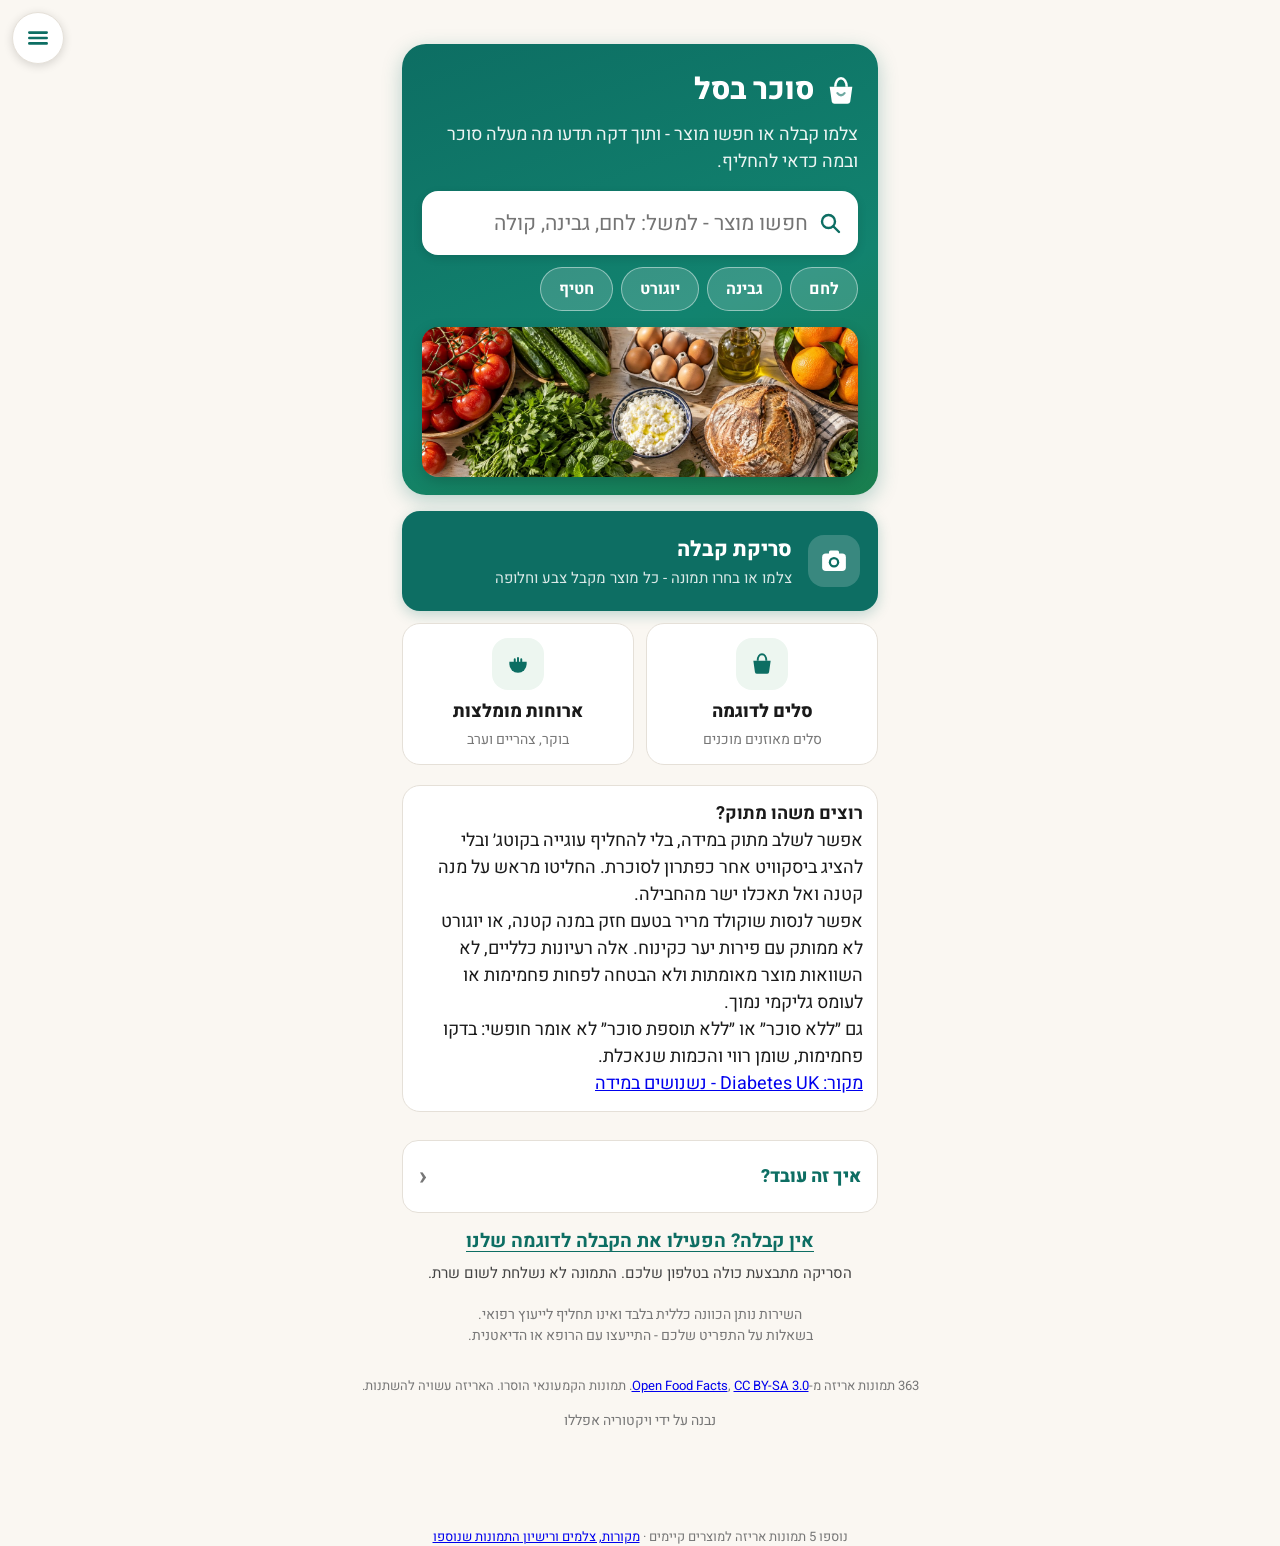
<file: docs/index.html>
<!DOCTYPE html>
<html lang="he" dir="rtl">
<head>
<meta charset="utf-8">
<meta name="viewport" content="width=device-width, initial-scale=1">
<title>סוכר בסל - צלמו קבלה, דעו מה אדום</title>
<meta name="description" content="מצלמים קבלה מהסופר וכל מוצר מקבל דירוג ירוק/צהוב/אדום לסוכרתיים, עם חלופות, מחירים ומקומות קנייה. הכוונה כללית - לא ייעוץ רפואי.">
<link rel="preconnect" href="https://fonts.googleapis.com">
<link rel="preconnect" href="https://fonts.gstatic.com" crossorigin>
<link href="https://fonts.googleapis.com/css2?family=Heebo:wght@400;500;700;800&display=swap" rel="stylesheet">
<link rel="stylesheet" href="styles.css?v=4">
</head><body>

<!-- ===== תפריט צד ===== -->
<button id="btnMenu" class="menu-fab" aria-label="פתיחת תפריט">
  <svg width="26" height="26" viewBox="0 0 24 24" fill="none"><path d="M4 7h16M4 12h16M4 17h16" stroke="#0D6E63" stroke-width="2.4" stroke-linecap="round"/></svg>
</button>
<div id="drawerOverlay" class="drawer-overlay" hidden></div>
<nav id="drawer" class="drawer" aria-label="תפריט" hidden>
  <div class="drawer-title">סוכר בסל</div>
  <a href="#" class="drawer-link" data-nav="home">
    <svg width="26" height="26" viewBox="0 0 24 24" fill="none"><rect x="2.5" y="6" width="19" height="14" rx="3" fill="#0D6E63"/><circle cx="12" cy="13" r="4.2" fill="#fff"/><circle cx="12" cy="13" r="2.4" fill="#0D6E63"/></svg>
    <span>סריקת קבלה<small>המסך הראשי</small></span>
  </a>
  <a href="#search" class="drawer-link" data-nav="search">
    <svg width="26" height="26" viewBox="0 0 24 24" fill="none"><circle cx="10.5" cy="10.5" r="6.5" stroke="#0D6E63" stroke-width="2.4"/><path d="M15.5 15.5 21 21" stroke="#0D6E63" stroke-width="2.4" stroke-linecap="round"/></svg>
    <span>חיפוש מוצר<small>כל 1,226 המוצרים, בלי קבלה</small></span>
  </a>
  <a href="#meals" class="drawer-link" data-nav="meals">
    <svg width="26" height="26" viewBox="0 0 24 24" fill="none"><path d="M4 10h16v2a8 8 0 0 1-16 0v-2z" fill="#0D6E63"/><path d="M9 10V7.5M12 10V6.5M15 10V7.5" stroke="#0D6E63" stroke-width="1.8" stroke-linecap="round"/></svg>
    <span>ארוחות מומלצות<small>בוקר, צהריים, ערב ונשנושים</small></span>
  </a>
  <a href="#baskets" class="drawer-link" data-nav="baskets">
    <svg width="26" height="26" viewBox="0 0 24 24" fill="none"><path d="M4 9h16l-1.5 10.5a2 2 0 0 1-2 1.5h-9a2 2 0 0 1-2-1.5L4 9z" fill="#0D6E63"/><path d="M8 9c0-3.5 1.8-6 4-6s4 2.5 4 6" stroke="#0D6E63" stroke-width="1.8" fill="none"/></svg>
    <span>סלים לדוגמה<small>סלים מאוזנים מוכנים</small></span>
  </a>
</nav>

<!-- ===== מסך בית ===== -->
<section id="view-home" class="view active">
  <div class="wrap">
    <div class="hero-b">
      <div class="logo logo-b"><svg width="34" height="34" viewBox="0 0 24 24" fill="none"><path d="M4 9h16l-1.5 10.5a2 2 0 0 1-2 1.5h-9a2 2 0 0 1-2-1.5L4 9z" fill="#fff"/><path d="M8 9c0-3.5 1.8-6 4-6s4 2.5 4 6" stroke="#fff" stroke-width="1.8" fill="none"/><path d="M9.5 13.5c.8 1 1.7 1.5 2.5 1.5s1.7-.5 2.5-1.5" stroke="rgba(13,110,99,.6)" stroke-width="1.6" fill="none" stroke-linecap="round"/></svg> סוכר בסל</div>
      <p class="tagline-b">צלמו קבלה או חפשו מוצר - ותוך דקה תדעו מה מעלה סוכר ובמה כדאי להחליף.</p>
      <div class="search-b">
        <svg width="24" height="24" viewBox="0 0 24 24" fill="none"><circle cx="10.5" cy="10.5" r="6.5" stroke="#0D6E63" stroke-width="2.4"/><path d="M15.5 15.5 21 21" stroke="#0D6E63" stroke-width="2.4" stroke-linecap="round"/></svg>
        <input class="home-search-input" data-home-search type="search" inputmode="search" autocomplete="off" placeholder="חפשו מוצר - למשל: לחם, גבינה, קולה" aria-label="חיפוש מוצר">
      </div>
      <div class="chips chips-b">
        <button class="chip-q" data-search-chip="לחם">לחם</button>
        <button class="chip-q" data-search-chip="גבינה">גבינה</button>
        <button class="chip-q" data-search-chip="יוגורט">יוגורט</button>
        <button class="chip-q" data-search-chip="חטיף">חטיף</button>
      </div>
          <img class="hero-photo" src="hero-food.jpg" alt="ירקות, פירות ומוצרים טריים על שולחן בהיר">
    </div>

    <div class="grid-c">
      <button id="btnCamera" class="cell-c cell-green cell-wide">
        <span class="cell-ic"><svg width="30" height="30" viewBox="0 0 24 24" fill="none"><rect x="2.5" y="6" width="19" height="14" rx="3" fill="#fff"/><circle cx="12" cy="13" r="4.2" fill="#0D6E63"/><circle cx="12" cy="13" r="2.4" fill="#fff"/><rect x="8" y="3.5" width="8" height="3.4" rx="1.2" fill="#fff"/></svg></span>
        <span class="cell-wide-txt"><b>סריקת קבלה</b><small>צלמו או בחרו תמונה - כל מוצר מקבל צבע וחלופה</small></span>
      </button>
      <input type="file" id="fileImage" accept="image/*" hidden>
      <a href="#baskets" class="cell-c">
        <span class="cell-ic cell-ic-soft"><svg width="26" height="26" viewBox="0 0 24 24" fill="none"><path d="M4 9h16l-1.5 10.5a2 2 0 0 1-2 1.5h-9a2 2 0 0 1-2-1.5L4 9z" fill="#0D6E63"/><path d="M8 9c0-3.5 1.8-6 4-6s4 2.5 4 6" stroke="#0D6E63" stroke-width="1.8" fill="none"/></svg></span>
        <b>סלים לדוגמה</b>
        <small>סלים מאוזנים מוכנים</small>
      </a>
      <a href="#meals" class="cell-c">
        <span class="cell-ic cell-ic-soft"><svg width="26" height="26" viewBox="0 0 24 24" fill="none"><path d="M4 10h16v2a8 8 0 0 1-16 0v-2z" fill="#0D6E63"/><path d="M9 10V7.5M12 10V6.5M15 10V7.5" stroke="#0D6E63" stroke-width="1.8" stroke-linecap="round"/></svg></span>
        <b>ארוחות מומלצות</b>
        <small>בוקר, צהריים וערב</small>
      </a>
    </div>


    <section class="sw-home" aria-label="מתוק במידה"><div id="homeSwapsList"></div></section>

    <details class="how-c">
      <summary>איך זה עובד? <span class="how-chev">‹</span></summary>
      <div class="how-body">
        <div class="st-row"><span class="st-num">1</span><p>מצלמים את הקבלה מהסופר (או בוחרים תמונה מהגלריה)</p></div>
        <div class="st-row"><span class="st-num">2</span><p>כל מוצר מקבל צבע: ירוק, צהוב או אדום</p></div>
        <div class="st-row"><span class="st-num">3</span><p>לכל מוצר אדום - חלופה בריאה, המחיר ואיפה קונים</p></div>
        <button id="btnPdf" class="pdf-link">אפשר גם להעלות קבלה כקובץ PDF</button>
        <input type="file" id="filePdf" accept="application/pdf" hidden>
      </div>
    </details>

    <div class="basket-link"><a href="#" id="btnSample">אין קבלה? הפעילו את הקבלה לדוגמה שלנו</a></div>
    <p class="privacy">הסריקה מתבצעת כולה בטלפון שלכם. התמונה לא נשלחת לשום שרת.</p>
    <p class="disclaimer">השירות נותן הכוונה כללית בלבד ואינו תחליף לייעוץ רפואי.<br>בשאלות על התפריט שלכם - התייעצו עם הרופא או הדיאטנית.</p>
  </div>
</section>

<!-- ===== מסך סריקה ===== -->
<section id="view-scan" class="view">
  <div class="topbar">סוכר בסל</div>
  <div class="scan-box">
    <div class="spinner" id="spinner"></div>
    <p id="scanStatus" class="scan-status">מתכוננים...</p>
  </div>
</section>

<!-- ===== מסך תוצאות ===== -->
<section id="view-results" class="view">
  <div class="topbar">
    <svg width="26" height="26" viewBox="0 0 24 24" fill="none"><rect x="5" y="2.5" width="14" height="19" rx="2" fill="#fff"/><line x1="8.5" y1="7.5" x2="15.5" y2="7.5" stroke="#0D6E63" stroke-width="1.6" stroke-linecap="round"/><line x1="8.5" y1="11" x2="15.5" y2="11" stroke="#0D6E63" stroke-width="1.6" stroke-linecap="round"/><line x1="8.5" y1="14.5" x2="13" y2="14.5" stroke="#0D6E63" stroke-width="1.6" stroke-linecap="round"/></svg>
    הסל שלכם בדקה
  </div>
  <div id="scanQuality"></div><div class="summary" id="summaryChips"></div>
  <div class="list" id="resultsList"></div>
  <div class="quotas" id="quotas"></div>
  <div class="list-pad"></div>
  <div class="sticky">
    <button class="share" id="btnShare">
      <svg width="24" height="24" viewBox="0 0 24 24" fill="none"><path d="M12 2.5a9.5 9.5 0 0 0-8.2 14.3L2.5 21.5l4.9-1.3A9.5 9.5 0 1 0 12 2.5z" fill="#fff"/><path d="M8.8 7.8c.3 0 .5.1.7.5l.9 2c.1.3.1.6-.1.8l-.6.7c-.1.2-.2.4 0 .6.5.9 1.7 2 2.7 2.5.2.1.4.1.6-.1l.7-.7c.2-.2.5-.2.8-.1l2 1c.4.2.5.4.5.6 0 1.2-1 2.1-2 2.1-3.6 0-8.2-4.4-8.2-8 0-1 .9-2 2-1.9z" fill="#1E7B34"/></svg>
      שלחו את ההחלפות לוואטסאפ
    </button>
    <button class="ghost" id="btnAgain">סרקו קבלה נוספת</button>
    <div class="mini-disc">הכוונה כללית - לא ייעוץ רפואי</div>
  </div>
</section>

<!-- ===== מסך חיפוש מוצר ===== -->
<section id="view-search" class="view">
  <div class="topbar">
    <svg width="26" height="26" viewBox="0 0 24 24" fill="none"><circle cx="10.5" cy="10.5" r="6.5" stroke="#fff" stroke-width="2.4"/><path d="M15.5 15.5 21 21" stroke="#fff" stroke-width="2.4" stroke-linecap="round"/></svg>
    חיפוש מוצר
  </div>
  <p class="baskets-intro">חפשו כל מוצר מהקטלוג המלא שלנו - 1,226 מוצרים - בלי צורך בקבלה. לחיצה על מוצר מציגה את הכל: ערכים תזונתיים, תוויות אדומות, מידע על המדד הגליקמי כשיש מקור, כפיות סוכר וחלופות מדורגות.</p>
  <div class="search-box">
    <input id="searchInput" class="search-input" type="search" inputmode="search" autocomplete="off" placeholder="כתבו שם מוצר, למשל: קולה, לחם, גבינה..." aria-label="חיפוש מוצר">
  </div>
  <div id="searchHint" class="search-hint"></div>
  <div class="list" id="searchResults"></div>
  <div id="searchCard" class="list"></div>
  <div class="list-pad"></div>
  <div class="sticky">
    <button class="ghost" id="btnHomeSearch">חזרה למסך הראשי</button>
    <div class="mini-disc">הכוונה כללית - לא ייעוץ רפואי</div>
  </div>
</section>

<!-- ===== מסך סלים לדוגמה ===== -->
<section id="view-baskets" class="view">
  <div class="topbar">
    <svg width="26" height="26" viewBox="0 0 24 24" fill="none"><path d="M4 9h16l-1.5 10.5a2 2 0 0 1-2 1.5h-9a2 2 0 0 1-2-1.5L4 9z" fill="#fff"/><path d="M8 9c0-3.5 1.8-6 4-6s4 2.5 4 6" stroke="#fff" stroke-width="1.8" fill="none"/></svg>
    סלים לדוגמה
  </div>
  <p class="baskets-intro">סלים מוכנים ומאוזנים לסוכרתיים - עם רשימת מצרכים, מחיר אמיתי לכל רכיב מתומחר, ומחיר למנה.</p>
  <div id="basketsList"></div>
  <div class="list-pad"></div>
  <div class="sticky">
    <button class="ghost" id="btnHome">חזרה למסך הראשי</button>
    <div class="mini-disc">הכוונה כללית - לא ייעוץ רפואי</div>
  </div>
</section>

<!-- ===== מסך ארוחות מומלצות ===== -->
<section id="view-meals" class="view">
  <div class="topbar">
    <svg width="26" height="26" viewBox="0 0 24 24" fill="none"><path d="M4 10h16v2a8 8 0 0 1-16 0v-2z" fill="#fff"/><path d="M9 10V7.5M12 10V6.5M15 10V7.5" stroke="#fff" stroke-width="1.8" stroke-linecap="round"/></svg>
    ארוחות מומלצות
  </div>
  <p class="baskets-intro">רעיונות לארוחות ולסל הקניות, כולל ארוחות צהריים חמות. לא תפריט אישי ולא הבטחה לסוכר יציב. המחירים מהעדכון האחרון בקטלוג, לא מחירי היום. ערכי מנה מוצגים רק כשיש נתונים לכל רכיב.</p>
  <div id="profileBox"></div>
  <div id="mealsList"></div>
  <div class="list-pad"></div>
  <div class="sticky">
    <button class="ghost" id="btnHomeMeals">חזרה למסך הראשי</button>
    <div class="mini-disc">הכוונה כללית - לא ייעוץ רפואי</div>
  </div>
</section>

<p class="mini-disc">363 תמונות אריזה מ-<a href="https://world.openfoodfacts.org/" target="_blank" rel="noopener">Open Food Facts</a>, <a href="https://creativecommons.org/licenses/by-sa/3.0/" target="_blank" rel="noopener">CC BY-SA 3.0</a>. תמונות הקמעונאי הוסרו. האריזה עשויה להשתנות.</p>
<footer class="credit">נבנה על ידי ויקטוריה אפללו</footer>
<script src="app.js?v=11"></script>
<p class="mini-disc">נוספו 5 תמונות אריזה למוצרים קיימים · <a href="image-credits.html" target="_blank" rel="noopener">מקורות, צלמים ורישיון התמונות שנוספו</a></p>
</body>
</html>
</file>
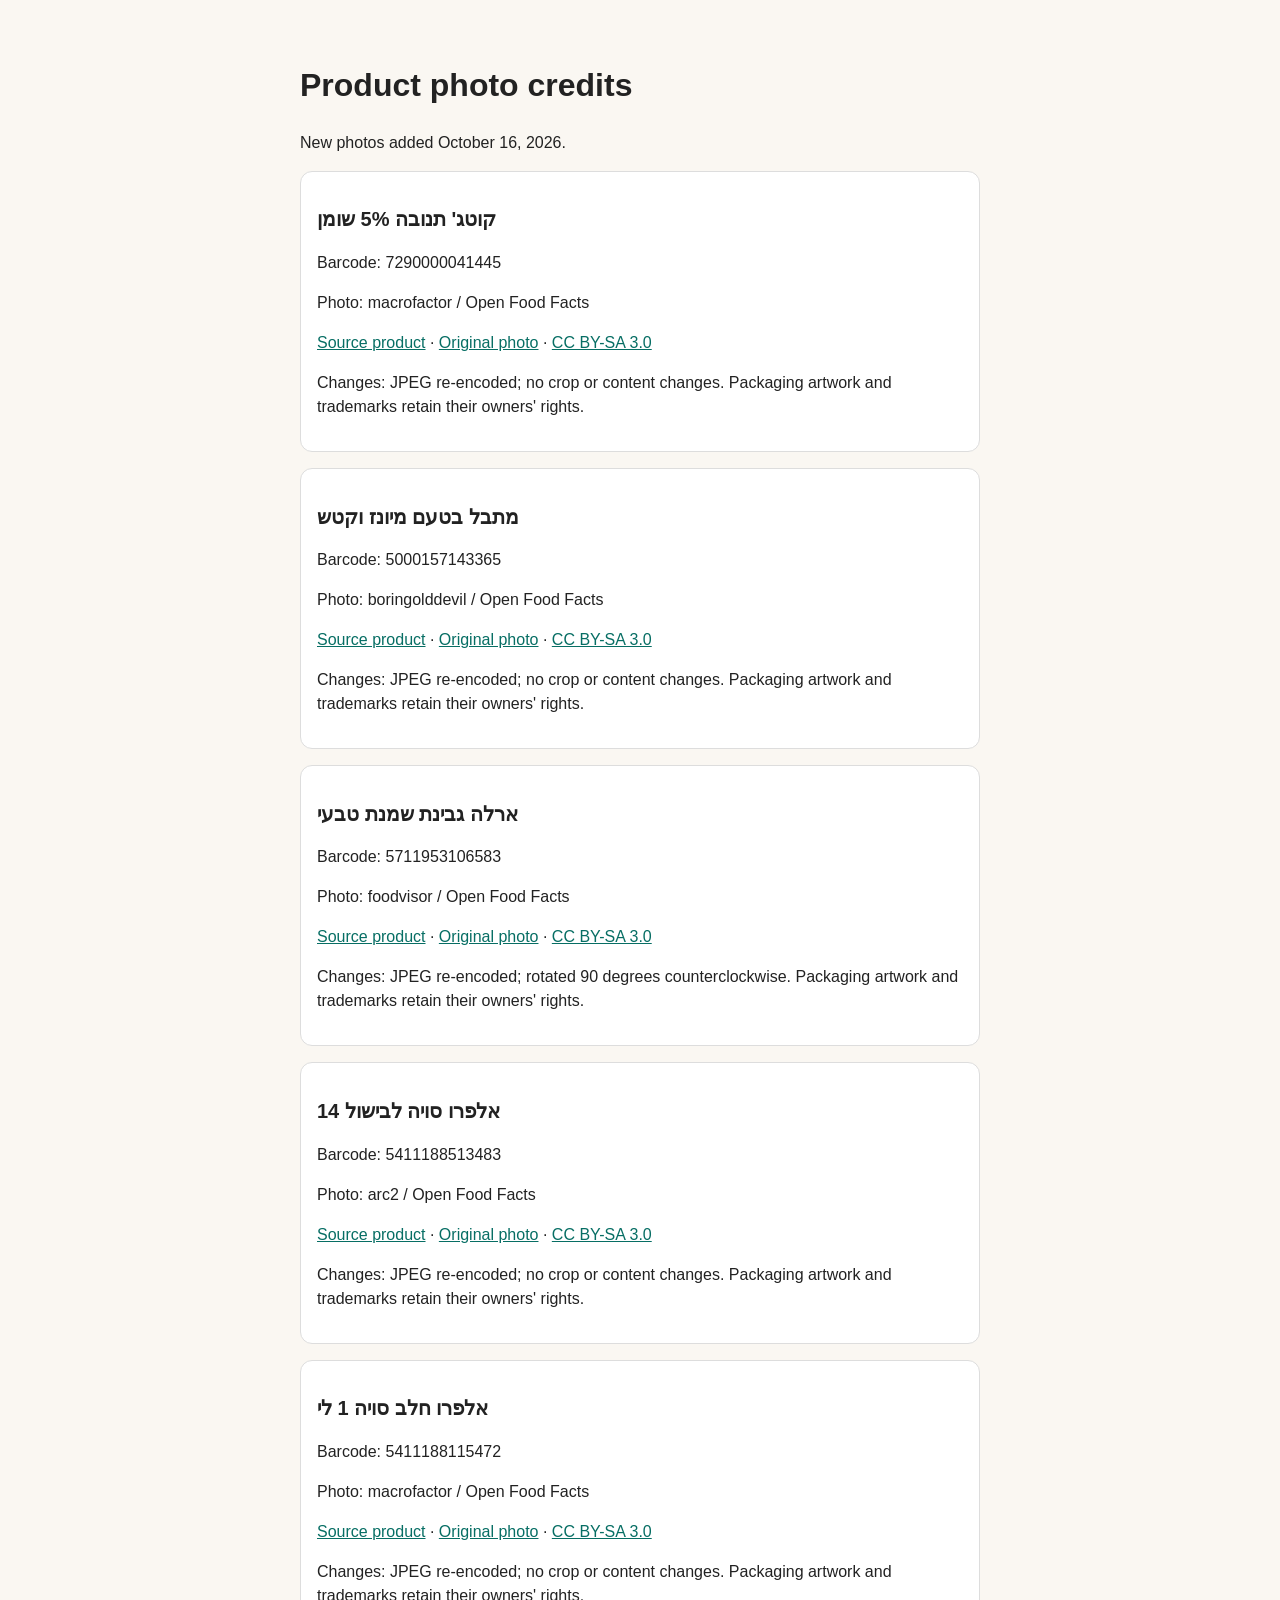
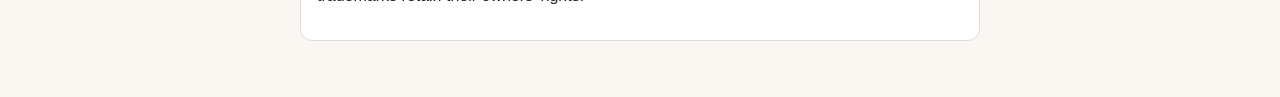
<file: docs/image-credits.html>
<!doctype html><html lang="en"><meta charset="utf-8"><meta name="viewport" content="width=device-width,initial-scale=1"><title>Product photo credits</title><style>body{font:16px/1.5 sans-serif;max-width:680px;margin:24px auto;padding:16px;background:#faf7f2;color:#222}article{padding:16px;border:1px solid #ddd;border-radius:12px;margin:16px 0;background:white}h2{font-size:20px}a{overflow-wrap:anywhere;color:#076e64}</style><h1>Product photo credits</h1><p>New photos added October 16, 2026.</p><article><h2>קוטג&#x27; תנובה 5% שומן</h2><p>Barcode: 7290000041445</p><p>Photo: macrofactor / Open Food Facts</p><p><a href="https://world.openfoodfacts.org/product/7290000041445/קוטג-5-cottage-cheese-5-תנובה">Source product</a> · <a href="https://images.openfoodfacts.org/images/products/729/000/004/1445/front_he.12.400.jpg">Original photo</a> · <a href="https://creativecommons.org/licenses/by-sa/3.0/">CC BY-SA 3.0</a></p><p>Changes: JPEG re-encoded; no crop or content changes. Packaging artwork and trademarks retain their owners' rights.</p></article><article><h2>מתבל בטעם מיונז וקטש</h2><p>Barcode: 5000157143365</p><p>Photo: boringolddevil / Open Food Facts</p><p><a href="https://world.openfoodfacts.org/product/5000157143365/saucy-sauce-mayo-ketchup-sauce-imp-heinz">Source product</a> · <a href="https://images.openfoodfacts.org/images/products/500/015/714/3365/front_en.30.400.jpg">Original photo</a> · <a href="https://creativecommons.org/licenses/by-sa/3.0/">CC BY-SA 3.0</a></p><p>Changes: JPEG re-encoded; no crop or content changes. Packaging artwork and trademarks retain their owners' rights.</p></article><article><h2>ארלה גבינת שמנת טבעי</h2><p>Barcode: 5711953106583</p><p>Photo: foodvisor / Open Food Facts</p><p><a href="https://world.openfoodfacts.org/product/5711953106583/natural-cream-cheese-arla">Source product</a> · <a href="https://images.openfoodfacts.org/images/products/571/195/310/6583/front_en.3.400.jpg">Original photo</a> · <a href="https://creativecommons.org/licenses/by-sa/3.0/">CC BY-SA 3.0</a></p><p>Changes: JPEG re-encoded; rotated 90 degrees counterclockwise. Packaging artwork and trademarks retain their owners' rights.</p></article><article><h2>אלפרו סויה לבישול 14</h2><p>Barcode: 5411188513483</p><p>Photo: arc2 / Open Food Facts</p><p><a href="https://world.openfoodfacts.org/product/5411188513483/alpro">Source product</a> · <a href="https://images.openfoodfacts.org/images/products/541/118/851/3483/front_en.44.400.jpg">Original photo</a> · <a href="https://creativecommons.org/licenses/by-sa/3.0/">CC BY-SA 3.0</a></p><p>Changes: JPEG re-encoded; no crop or content changes. Packaging artwork and trademarks retain their owners' rights.</p></article><article><h2>אלפרו חלב סויה 1 לי</h2><p>Barcode: 5411188115472</p><p>Photo: macrofactor / Open Food Facts</p><p><a href="https://world.openfoodfacts.org/product/5411188115472/soya-alpro">Source product</a> · <a href="https://images.openfoodfacts.org/images/products/541/118/811/5472/front_en.253.400.jpg">Original photo</a> · <a href="https://creativecommons.org/licenses/by-sa/3.0/">CC BY-SA 3.0</a></p><p>Changes: JPEG re-encoded; no crop or content changes. Packaging artwork and trademarks retain their owners' rights.</p></article></html>
</file>
<file: docs/styles.css>
/* סוכר בסל - שפת עיצוב לקהל 50-75: גופן גדול, ניגודיות גבוהה, פעולה אחת ברורה */
* { margin:0; padding:0; box-sizing:border-box; }
:root {
  --bg:#FAF7F2; --ink:#1A1A1A; --ink2:#444; --ink3:#777;
  --primary:#0D6E63; --green:#1E7B34; --amber:#B45309; --red:#C62828;
  --card:#fff; --line:#E5E0D8; --soft-green:#EDF6F0; --soft-head:#F2EDE4;
}
body { font-family:'Heebo', Arial, sans-serif; background:var(--bg); color:var(--ink); font-size:18px; line-height:1.5; }
.view { display:none; min-height:100dvh; }
.view.active { display:block; }
.wrap { max-width:520px; margin:0 auto; padding:28px 22px 24px; display:flex; flex-direction:column; min-height:100dvh; }
.logo { font-size:30px; font-weight:800; color:var(--primary); display:flex; align-items:center; gap:10px; }
.tagline { font-size:19px; color:var(--ink2); margin-top:8px; line-height:1.5; }
.hero { flex:1; display:flex; flex-direction:column; justify-content:center; gap:16px; padding:22px 0; }
button { cursor:pointer; }
.cta-main { background:var(--primary); color:#fff; border:none; border-radius:16px; min-height:76px; font-size:24px; font-weight:800; font-family:inherit; display:flex; align-items:center; justify-content:center; gap:12px; width:100%; }
.cta-sub { background:#fff; color:var(--primary); border:2.5px solid var(--primary); border-radius:16px; min-height:64px; font-size:20px; font-weight:700; font-family:inherit; width:100%; }
.steps { background:var(--card); border:1.5px solid var(--line); border-radius:16px; padding:18px 18px 6px; margin-top:6px; }
.step { display:flex; align-items:center; gap:14px; margin-bottom:16px; }
.num { flex:none; width:40px; height:40px; border-radius:50%; background:var(--primary); color:#fff; font-size:20px; font-weight:800; display:flex; align-items:center; justify-content:center; }
.step p { font-size:18px; font-weight:500; line-height:1.4; }
.basket-link { margin-top:14px; text-align:center; }
.basket-link a { color:var(--primary); font-size:19px; font-weight:700; text-decoration:underline; text-underline-offset:4px; }
.privacy { text-align:center; font-size:15px; color:var(--ink2); margin-top:6px; }
.disclaimer { margin-top:auto; padding-top:20px; font-size:14px; color:var(--ink3); text-align:center; line-height:1.5; }
.credit { text-align:center; font-size:14px; color:var(--ink3); padding:14px 0 90px; }

/* topbar */
.topbar { background:var(--primary); color:#fff; padding:16px 20px; font-size:22px; font-weight:800; display:flex; align-items:center; gap:10px; position:sticky; top:0; z-index:5; }

/* scan */
.scan-box { max-width:520px; margin:60px auto; padding:0 22px; text-align:center; }
.spinner { width:56px; height:56px; border:6px solid var(--line); border-top-color:var(--primary); border-radius:50%; margin:0 auto 18px; animation:spin 1s linear infinite; }
.spinner.hidden { display:none; }
@keyframes spin { to { transform:rotate(360deg); } }
.scan-status { font-size:20px; font-weight:700; color:var(--ink2); line-height:1.6; }

/* results */
.summary { display:flex; gap:8px; padding:14px 16px 4px; max-width:520px; margin:0 auto; }
.chip { flex:1; border-radius:12px; padding:10px 4px; text-align:center; font-weight:800; font-size:17px; color:#fff; }
.chip small { display:block; font-size:14px; font-weight:500; margin-top:2px; }
.chip.g { background:var(--green); } .chip.y { background:var(--amber); } .chip.r { background:var(--red); }
.list { padding:10px 14px 0; max-width:520px; margin:0 auto; }
.list-pad { height:150px; }
.item { background:var(--card); border:1.5px solid var(--line); border-radius:14px; padding:14px; margin-bottom:10px; }
.item-head { display:flex; align-items:center; gap:10px; }
.badge { flex:none; width:34px; height:34px; border-radius:50%; display:flex; align-items:center; justify-content:center; font-size:18px; color:#fff; font-weight:800; }
.badge.g { background:var(--green); } .badge.y { background:var(--amber); } .badge.r { background:var(--red); } .badge.n { background:var(--ink3); }
.name { font-size:19px; font-weight:700; flex:1; }
.why { font-size:16px; color:var(--ink2); line-height:1.5; margin-top:6px; padding-right:44px; }
.est { display:inline-block; font-size:13px; color:var(--ink3); border:1px solid var(--line); border-radius:8px; padding:1px 8px; margin-right:8px; }
.swap { background:var(--soft-green); border:1.5px solid var(--green); border-radius:12px; margin-top:10px; padding:12px; }
.swap-title { font-size:17px; font-weight:800; color:var(--green); display:flex; align-items:center; gap:7px; }
.swap-disc { font-size:13px; color:var(--ink3); margin:2px 27px 4px 0; }
.swap-body { font-size:16px; line-height:1.55; margin-top:6px; }
.swap-body b { font-weight:800; }
.where { font-size:15px; color:var(--ink2); margin-top:2px; }
.unmatched { background:var(--card); border:1.5px dashed var(--line); border-radius:14px; padding:14px; margin-bottom:10px; font-size:16px; color:var(--ink2); }
.unmatched summary { font-weight:700; cursor:pointer; font-size:17px; }

/* quotas */
.quotas { max-width:520px; margin:6px auto 0; padding:0 14px; }
.quotas h2 { font-size:20px; font-weight:800; margin:10px 0; }
.quota { background:var(--card); border:1.5px solid var(--line); border-radius:14px; padding:12px 14px; margin-bottom:10px; }
.quota .q-title { font-size:17px; font-weight:800; }
.quota .q-val { font-size:17px; color:var(--primary); font-weight:700; margin-top:2px; }
.quota .q-src { font-size:13px; color:var(--ink3); margin-top:2px; }
.quotas .q-note { font-size:14px; color:var(--ink3); margin-top:4px; }

/* sticky */
.sticky { position:fixed; bottom:0; right:0; left:0; max-width:520px; margin:0 auto; background:var(--bg); padding:12px 14px; border-top:1.5px solid var(--line); z-index:10; }
.share { background:var(--green); color:#fff; border:none; border-radius:14px; min-height:60px; width:100%; font-size:20px; font-weight:800; font-family:inherit; display:flex; align-items:center; justify-content:center; gap:10px; }
.ghost { background:none; border:none; color:var(--primary); font-size:17px; font-weight:700; font-family:inherit; width:100%; min-height:48px; margin-top:4px; text-decoration:underline; text-underline-offset:3px; }
.mini-disc { text-align:center; font-size:13px; color:var(--ink3); margin-top:6px; }

/* baskets */
.baskets-intro { max-width:520px; margin:0 auto; padding:14px 16px 0; font-size:17px; color:var(--ink2); line-height:1.55; }
#basketsList { padding:10px 14px 0; max-width:520px; margin:0 auto; }
.basket { background:var(--card); border:1.5px solid var(--line); border-radius:14px; margin-bottom:12px; overflow:hidden; }
.basket-head { width:100%; background:none; border:none; font-family:inherit; display:flex; align-items:center; gap:12px; padding:16px 14px; text-align:right; min-height:64px; }
.basket-head .b-title { flex:1; }
.basket-head .b-title b { font-size:19px; font-weight:800; display:block; }
.basket-head .b-title span { font-size:15px; color:var(--ink2); }
.basket-head .chev { font-size:22px; color:var(--ink3); transition:transform .15s; }
.basket.open .chev { transform:rotate(180deg); }
.basket-body { display:none; padding:0 14px 14px; }
.basket.open .basket-body { display:block; }
.b-table { border:1.5px solid var(--line); border-radius:12px; overflow:hidden; margin-top:6px; }
.b-row { display:flex; justify-content:space-between; gap:8px; padding:10px 12px; font-size:16px; border-bottom:1px solid #EFEAE2; }
.b-row:last-child { border-bottom:none; }
.b-row .p { font-weight:700; white-space:nowrap; }
.b-row.head { background:var(--soft-head); font-weight:800; font-size:15px; color:var(--primary); }
.b-row.free .p { font-weight:400; color:var(--ink3); font-size:14px; }
.b-row.total { background:var(--soft-green); font-weight:800; font-size:17px; }
.b-chains { margin-top:10px; border:1.5px solid var(--line); border-radius:12px; padding:10px 12px; }
.b-chains h3 { font-size:16px; font-weight:800; margin-bottom:6px; }
.b-chain-row { display:flex; justify-content:space-between; font-size:16px; padding:4px 0; }
.b-chain-row.best { color:var(--green); font-weight:800; }
.b-share { margin-top:10px; width:100%; background:var(--primary); color:#fff; border:none; border-radius:12px; min-height:52px; font-size:18px; font-weight:800; font-family:inherit; }
.b-note { font-size:13px; color:var(--ink3); margin-top:8px; }

/* תמונות מוצרים */
.pimg { width:54px; height:54px; object-fit:contain; border-radius:10px; background:#fff; border:1px solid var(--line); flex-shrink:0; }
.swap-body { display:flex; align-items:center; gap:10px; }
.swap-body .swap-img { width:48px; height:48px; }
.swap-body .swap-txt { flex:1; }

/* תפריט צד */
.menu-fab { position:fixed; top:12px; left:12px; z-index:60; width:52px; height:52px; border-radius:50%; background:#fff; border:1.5px solid var(--line); box-shadow:0 2px 10px rgba(0,0,0,.14); display:flex; align-items:center; justify-content:center; }
.drawer-overlay { position:fixed; inset:0; background:rgba(0,0,0,.35); z-index:70; }
.drawer { position:fixed; top:0; right:0; bottom:0; width:min(80vw,330px); background:var(--card); z-index:80; box-shadow:-4px 0 18px rgba(0,0,0,.18); padding:14px 0; overflow-y:auto; }
.drawer-title { font-size:22px; font-weight:800; color:var(--primary); padding:10px 22px 14px; border-bottom:1.5px solid var(--line); margin-bottom:8px; }
.drawer-link { display:flex; align-items:center; gap:14px; min-height:56px; padding:8px 22px; font-size:19px; font-weight:700; color:var(--ink); text-decoration:none; }
.drawer-link:active, .drawer-link:hover { background:var(--soft-green); }
.drawer-link span { display:flex; flex-direction:column; line-height:1.3; }
.drawer-link small { font-size:14px; font-weight:500; color:var(--ink3); }
.drawer-link svg { flex:none; }

/* ארוחות מומלצות */
.meal-slot { font-size:21px; font-weight:800; color:var(--primary); margin:20px 0 10px; padding:0 4px; }
.meal-card { background:var(--card); border:1.5px solid var(--line); border-radius:14px; padding:14px; margin-bottom:12px; }
.meal-head { display:flex; align-items:center; justify-content:space-between; gap:10px; }
.meal-name { font-size:19px; font-weight:800; }
.meal-total { font-size:19px; font-weight:800; color:var(--green); white-space:nowrap; }
.meal-note { font-size:15px; color:var(--ink3); margin:4px 0 10px; line-height:1.45; }
.meal-items { display:flex; flex-direction:column; gap:8px; }
.meal-item { display:flex; align-items:center; gap:10px; font-size:16.5px; }
.meal-item .mi-img { width:42px; height:42px; object-fit:contain; border-radius:8px; background:#fff; border:1px solid var(--line); flex:none; }
.meal-item .mi-name { flex:1; }
.meal-item .mi-price { font-weight:700; white-space:nowrap; }
.meal-badge { display:inline-flex; align-items:center; gap:6px; background:var(--soft-green); color:var(--green); border-radius:10px; font-size:13.5px; font-weight:700; padding:3px 10px; margin-top:10px; }

/* פרופיל תזונתי */
.profile-card { background:var(--card); border:1.5px solid var(--line); border-radius:14px; padding:16px; margin-bottom:16px; }
.profile-card h2 { font-size:20px; font-weight:800; color:var(--primary); margin-bottom:6px; }
.profile-card .p-sub { font-size:15px; color:var(--ink3); margin-bottom:12px; line-height:1.45; }
.p-field { margin-bottom:14px; }
.p-label { display:block; font-size:17px; font-weight:700; margin-bottom:8px; }
.p-chips { display:flex; gap:10px; }
.p-chip { flex:1; min-height:52px; border:2px solid var(--line); border-radius:12px; background:#fff; font-size:17px; font-weight:700; font-family:inherit; color:var(--ink2); }
.p-chip.on { border-color:var(--primary); color:var(--primary); background:var(--soft-green); }
.p-weight { display:flex; align-items:center; gap:10px; }
.p-weight input { width:110px; min-height:52px; font-size:20px; font-weight:700; text-align:center; border:2px solid var(--line); border-radius:12px; font-family:inherit; }
.p-weight span { font-size:17px; color:var(--ink2); }
.p-save { width:100%; min-height:56px; background:var(--primary); color:#fff; border:none; border-radius:14px; font-size:19px; font-weight:800; font-family:inherit; }
.p-targets { display:flex; flex-direction:column; gap:8px; margin-top:4px; }
.p-target { display:flex; align-items:center; gap:10px; font-size:17px; }
.p-target b { font-weight:800; color:var(--primary); }
.p-target .t-dot { width:10px; height:10px; border-radius:50%; background:var(--primary); flex:none; }
.p-ckd { font-size:14px; color:var(--amber); font-weight:700; margin-top:10px; line-height:1.4; }
.p-edit { margin-top:10px; background:none; border:none; color:var(--primary); font-size:16px; font-weight:700; text-decoration:underline; font-family:inherit; min-height:44px; }
.p-sources { margin-top:12px; font-size:14px; color:var(--ink3); }
.p-sources summary { font-weight:700; color:var(--primary); min-height:44px; display:flex; align-items:center; }
.p-sources li { margin-bottom:8px; line-height:1.45; }
.p-sources a { color:var(--primary); word-break:break-all; }
.mi-qty { display:block; font-size:13.5px; color:var(--ink3); font-weight:500; }
.meal-macros { display:flex; flex-wrap:wrap; gap:8px; margin:10px 0; }
.meal-macros .macro { background:var(--soft-head); border-radius:10px; font-size:14px; font-weight:700; color:var(--ink2); padding:4px 10px; }
.meal-macros .macro.target { background:var(--soft-green); color:var(--green); }
.meal-macros .macro.target.ok { background:#DFF0E4; }
.chip.total-chip { background:#0D6E63; color:#fff; }
.chip.total-chip small { color:rgba(255,255,255,.85); }
.quality-note { background:#FDF3E3; border:1.5px solid #E0A93E; color:#7A5410; border-radius:12px; padding:12px 16px; font-size:16px; line-height:1.5; margin:8px 0 12px; }

/* ===== ערכים תזונתיים + דירוג חלופות (ספט׳ 2026) ===== */
.nutri { background:#fff; border:1.5px solid var(--line); border-radius:12px; margin-top:10px; padding:10px 12px; }
.nutri-gi { margin-bottom:8px; }
.gi-chip { display:inline-block; border-radius:10px; font-size:15px; font-weight:800; padding:4px 12px; color:#fff; }
.gi-chip.g { background:var(--green); } .gi-chip.y { background:var(--amber); } .gi-chip.r { background:var(--red); }
.ngrid { display:grid; grid-template-columns:repeat(auto-fill, minmax(82px, 1fr)); gap:6px; }
.ncell { background:var(--bg, #FAF7F2); border-radius:10px; text-align:center; padding:7px 2px; }
.ncell b { display:block; font-size:17px; }
.ncell small { font-size:12.5px; color:var(--ink3); }
.ncell.r { background:#FDECEA; } .ncell.r b { color:var(--red); }
.portion { margin-top:8px; font-size:16px; font-weight:700; color:var(--ink); }
.moh { margin-top:8px; display:flex; flex-wrap:wrap; align-items:center; gap:6px; }
.moh-chip { border-radius:10px; font-size:14.5px; font-weight:800; padding:4px 10px; }
.moh-chip.red { background:var(--red); color:#fff; }
.moh-chip.ok { background:var(--soft-green); color:var(--green); border:1.5px solid var(--green); }
.moh-src { font-size:12.5px; color:var(--ink3); }
.nutri-src { margin-top:6px; font-size:12.5px; color:var(--ink3); }
.swap-why { margin:4px 0 2px; display:flex; flex-direction:column; gap:3px; }
.sw-pro { font-size:14.5px; font-weight:700; color:var(--green); }
.sw-con { font-size:14.5px; font-weight:700; color:var(--amber); }
.sw-note { font-size:14px; color:var(--ink3); }
.how { margin-top:14px; background:#fff; border:1.5px solid var(--line); border-radius:12px; padding:10px 12px; }
.how summary { font-size:16px; font-weight:800; cursor:pointer; color:var(--primary); }
.how-list { margin:10px 0 0; padding-right:18px; font-size:14.5px; line-height:1.6; color:var(--ink2); }
.how-list li { margin-bottom:6px; }
.how-links { margin-top:8px; font-size:13.5px; line-height:1.9; }
.how-links a { color:var(--primary); }

/* ===== חיפוש מוצר ===== */
.search-box { max-width:520px; margin:0 auto; padding:4px 14px 2px; }
.search-input { width:100%; font-family:inherit; font-size:20px; padding:16px 18px; border:2px solid var(--line); border-radius:16px; background:#fff; color:var(--ink); }
.search-input:focus { outline:3px solid rgba(13,110,99,.3); border-color:var(--primary); }
.search-hint { max-width:520px; margin:0 auto; padding:8px 20px 2px; color:var(--ink3); font-size:15px; min-height:24px; }
.search-row { display:flex; align-items:center; gap:10px; width:100%; text-align:right; background:var(--card); border:1.5px solid var(--line); border-radius:14px; padding:12px 14px; margin-bottom:8px; font-family:inherit; font-size:18px; color:var(--ink); }
.search-row:active { background:var(--soft-head); }
.search-row .sr-name { flex:1; font-weight:600; }
.search-row .est { margin-right:0; }
.search-back { background:none; border:none; color:var(--primary); font-family:inherit; font-size:17px; font-weight:700; text-decoration:underline; text-underline-offset:4px; padding:4px 0; }

/* ===== עיצוב בית - אפשרות משולבת: הגיבור הירוק של ב׳ + לוח הפעולות של ג׳ ===== */
.hero-b { background:linear-gradient(160deg, #0D6E63 0%, #12836F 60%, #1E7B34 130%); border-radius:24px; padding:24px 20px 18px; margin-top:16px; box-shadow:0 6px 20px rgba(13,110,99,.28); }
.logo-b { color:#fff; }
.tagline-b { font-size:18px; color:rgba(255,255,255,.92); margin-top:8px; line-height:1.5; }
.search-b { margin-top:16px; background:#fff; border-radius:16px; padding:6px 16px; display:flex; align-items:center; gap:10px; box-shadow:0 3px 10px rgba(0,0,0,.12); }
.search-b svg { flex:none; }
.search-b .home-search-input { flex:1; min-width:0; border:none; font-family:inherit; font-size:21px; color:var(--ink); background:transparent; min-height:52px; }
.search-b .home-search-input:focus { outline:none; }
.chips { display:flex; gap:8px; margin-top:12px; flex-wrap:wrap; }
.chip-q { border-radius:999px; padding:8px 18px; font-family:inherit; font-size:16px; font-weight:700; min-height:44px; }
.chips-b .chip-q { border:1.5px solid rgba(255,255,255,.45); background:rgba(255,255,255,.16); color:#fff; }
.grid-c { display:grid; grid-template-columns:1fr 1fr; gap:12px; margin-top:16px; }
.cell-c { background:#fff; border:1.5px solid var(--line); border-radius:18px; min-height:128px; display:flex; flex-direction:column; align-items:center; justify-content:center; gap:4px; font-family:inherit; text-decoration:none; color:var(--ink); padding:14px 10px; }
.cell-c b { font-size:18px; font-weight:800; }
.cell-c small { font-size:14px; color:var(--ink3); text-align:center; }
.cell-ic { width:52px; height:52px; border-radius:16px; display:flex; align-items:center; justify-content:center; margin-bottom:4px; flex:none; }
.cell-ic-soft { background:var(--soft-green); }
.cell-green { background:var(--primary); border:none; box-shadow:0 4px 14px rgba(13,110,99,.24); }
.cell-green .cell-ic { background:rgba(255,255,255,.18); margin-bottom:0; }
.cell-green b { color:#fff; }
.cell-green small { color:rgba(255,255,255,.85); text-align:right; }
.cell-wide { grid-column:1 / -1; min-height:100px; flex-direction:row; justify-content:flex-start; gap:16px; padding:16px 18px; text-align:right; }
.cell-wide-txt { display:flex; flex-direction:column; gap:2px; }
.cell-wide-txt b { font-size:21px; }
.cell-wide-txt small { font-size:15px; }
.how-c { margin-top:16px; background:#fff; border:1.5px solid var(--line); border-radius:16px; }
.how-c summary { list-style:none; display:flex; align-items:center; justify-content:space-between; padding:16px; font-size:18px; font-weight:800; color:var(--primary); cursor:pointer; min-height:56px; }
.how-c summary::-webkit-details-marker { display:none; }
.how-chev { font-size:26px; color:var(--ink3); transition:transform .15s; }
.how-c[open] .how-chev { transform:rotate(-90deg); }
.how-body { padding:0 16px 14px; }
.st-row { display:flex; align-items:center; gap:12px; margin-bottom:12px; }
.st-row p { font-size:16.5px; font-weight:500; line-height:1.4; }
.st-num { flex:none; width:32px; height:32px; border-radius:50%; background:var(--soft-green); color:var(--primary); font-size:16px; font-weight:800; display:flex; align-items:center; justify-content:center; }
.pdf-link { display:block; margin:4px auto 0; background:none; border:none; color:var(--primary); font-family:inherit; font-size:16px; font-weight:700; text-decoration:underline; text-underline-offset:4px; min-height:44px; }

/* ===== מסך בית: תמונת גיבור חמה + החלפה חכמה של השבוע ===== */
.hero-photo { margin-top:16px; width:100%; height:150px; object-fit:cover; border-radius:16px; box-shadow:0 4px 14px rgba(0,0,0,.18); display:block; }
.sw-home { margin-top:20px; }
.sw-home-head { margin-bottom:10px; }
.sw-home-title { display:flex; align-items:center; gap:8px; font-size:21px; font-weight:800; color:var(--green); }
.sw-home-sub { font-size:15.5px; color:var(--ink2); margin-top:4px; line-height:1.45; }
.sw-card { background:#fff; border:1.5px solid var(--line); border-radius:18px; padding:14px; margin-bottom:12px; }
.sw-sides { display:flex; align-items:center; gap:8px; }
.sw-side { flex:1; display:flex; flex-direction:column; align-items:center; text-align:center; gap:3px; }
.sw-side img { width:64px; height:64px; object-fit:contain; border-radius:12px; background:#fff; border:1px solid var(--line); }
.sw-side b { font-size:16.5px; font-weight:800; line-height:1.3; }
.sw-g { font-size:16px; font-weight:800; border-radius:10px; padding:2px 10px; color:#fff; }
.sw-g.r { background:var(--red); }
.sw-g.g { background:var(--green); }
.sw-side small { font-size:13px; color:var(--ink3); }
.sw-arrow { font-size:26px; font-weight:800; color:var(--primary); flex:none; }
.sw-save { margin-top:10px; background:var(--soft-green); border-radius:12px; padding:8px 12px; font-size:15.5px; font-weight:700; color:var(--ink); text-align:center; }
.sw-save b { color:var(--green); font-weight:800; }
.sw-home-src { font-size:13px; color:var(--ink3); line-height:1.5; margin-top:2px; }

.search-product-img{width:58px;height:64px;object-fit:contain;flex-shrink:0;background:white}.item-head .pimg{width:94px;height:110px;object-fit:contain}.sr-name{min-width:0}.search-row{gap:10px}
@media(max-width:360px){.search-row{display:grid;grid-template-columns:30px 42px minmax(0,1fr);gap:8px}.search-row .badge{width:30px;height:30px;grid-column:1;grid-row:1 / span 2}.search-product-img{width:42px;height:55px;grid-column:2;grid-row:1 / span 2}.search-row .sr-name{grid-column:3;grid-row:1;font-size:16px}.search-row .est{grid-column:3;grid-row:2;justify-self:start}.search-row:not(:has(.search-product-img)) .sr-name,.search-row:not(:has(.search-product-img)) .est{grid-column:2 / span 2}}

.badge.u{background:#666;color:#fff}

/* Neutral unknown-data summary, readable against the page background. */
.chip.u { background:#62686b; color:#fff; }
</file>
